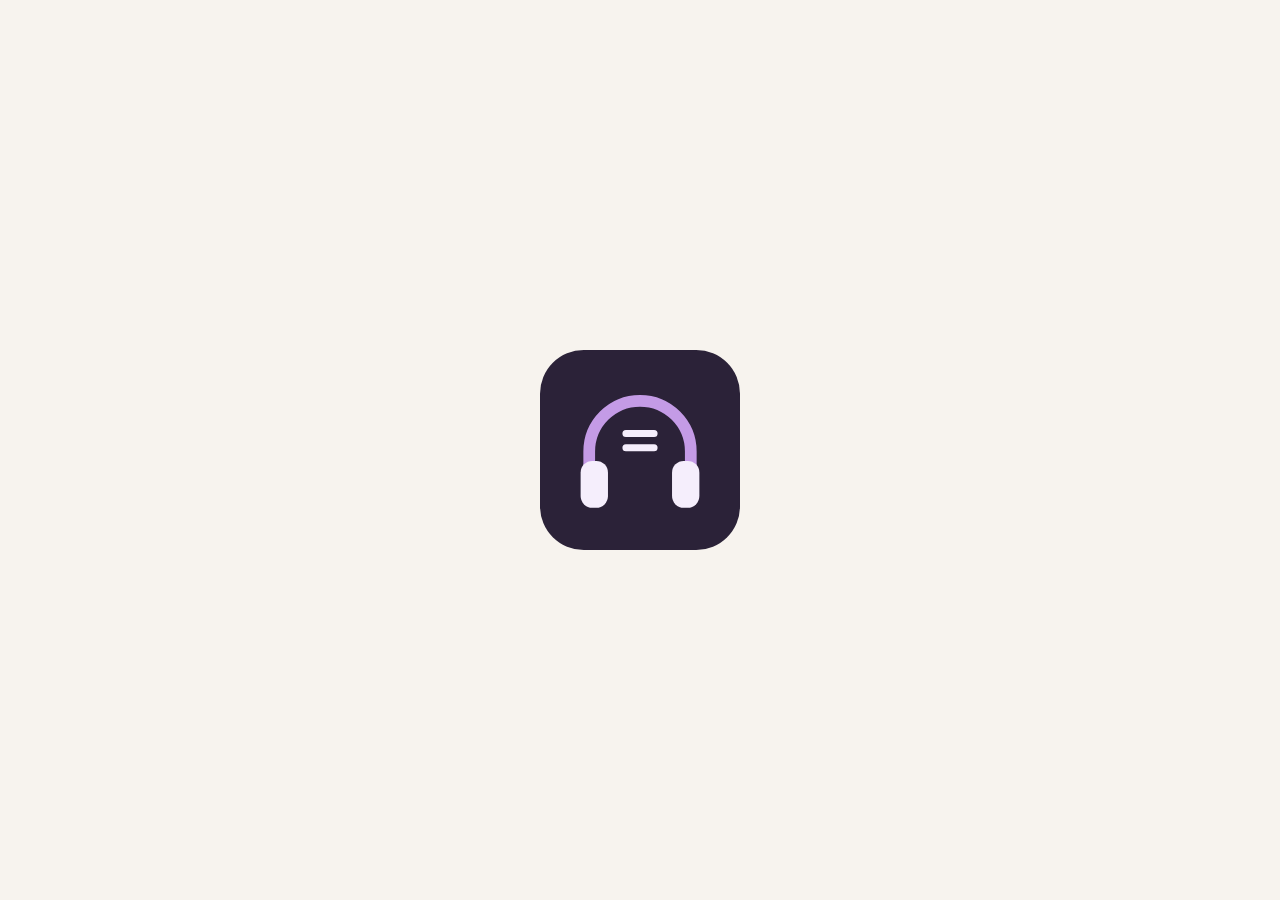
<file: index.html>
<!doctype html>
<html lang="es">
<head>
  <meta charset="utf-8">
  <meta name="viewport" content="width=device-width, initial-scale=1, viewport-fit=cover">
  <title>Audiolibro</title>
  <meta name="description" content="Escucha tus audiolibros generados con VoxCPM.">
  <meta name="theme-color" content="#2b2238">
  <link rel="manifest" href="manifest.webmanifest">
  <link rel="icon" href="icons/icon.svg" type="image/svg+xml">
  <link rel="apple-touch-icon" href="icons/icon-192.png">
  <!-- Pantalla de carga: tapa la página mientras llegan los estilos (si no, se ve un segundo sin diseño) -->
  <style>
    #pantalla-carga { position: fixed; inset: 0; z-index: 9999; display: grid; place-items: center; background: #f7f3ee; transition: opacity .35s ease; }
    #pantalla-carga img { width: min(46vw, 200px); height: auto; }
    #pantalla-carga.fuera { opacity: 0; pointer-events: none; }
    html.tema-choro #pantalla-carga { background: #EFE4D8; }
    html.tema-choro #pantalla-carga img { width: min(62vw, 280px); }
    @media (prefers-color-scheme: dark) {
      #pantalla-carga { background: #17131c; }
      html.tema-choro #pantalla-carga { background: #1A1516; }
    }
  </style>
  <link rel="stylesheet" href="styles.css">
</head>
<body>
  <div id="pantalla-carga" aria-hidden="true"><img id="carga-logo" src="icons/icon.svg" alt=""></div>
  <script>
    (function () {
      var inicio = Date.now(), listo = false;
      function quitar() {
        if (listo) return; listo = true;
        var p = document.getElementById("pantalla-carga");
        // el logo se queda al menos 1,2 s, como pidió Tere
        setTimeout(function () { p.classList.add("fuera"); setTimeout(function () { p.remove(); }, 400); }, Math.max(0, 1200 - (Date.now() - inicio)));
      }
      window.addEventListener("load", quitar);
      setTimeout(quitar, 5000);   // por si "load" no llega (sin conexión, etc.)
    })();
  </script>
  <header class="barra">
    <button id="btn-volver" class="icono" aria-label="Volver a la biblioteca" hidden>
      <svg viewBox="0 0 24 24"><path d="M15 5l-7 7 7 7"/></svg>
    </button>
    <h1 id="titulo-barra">Mis audiolibros</h1>
    <button id="btn-texto" class="icono derecha" aria-label="Seguir el texto" hidden>
      <svg id="ico-abrir-texto" viewBox="0 0 24 24"><path d="M4 6h16M4 10h16M4 14h10M4 18h13"/></svg>
      <svg id="ico-cerrar-texto" viewBox="0 0 24 24" hidden><path d="M3 6h11M3 10h11M3 14h8M3 18h8"/><path d="M15.5 13.5l5 5M20.5 13.5l-5 5"/></svg>
    </button>
  </header>

  <!-- Biblioteca -->
  <main id="vista-biblioteca" class="vista">
    <picture id="logo-tema" class="logo-tema" hidden><source id="logo-tema-oscuro" media="(prefers-color-scheme: dark)"><img alt=""></picture>
    <div id="vacio" class="vacio" hidden>
      <p class="vacio-titulo">Aún no tienes libros</p>
      <p>Agrega los MP3 de un libro, o el archivo .zip que descargas desde la pestaña <b>Output</b> de Kaggle.</p>
    </div>
    <div id="cuota" class="cuota" hidden>
      <div class="cuota-fila"><span>GPU de Kaggle esta semana</span><b id="cuota-horas"></b></div>
      <div class="cuota-barra"><span id="cuota-usada"></span><span id="cuota-reservada"></span></div>
      <p id="cuota-renueva" class="nota"></p>
    </div>
    <ul id="lista-libros" class="libros"></ul>
    <button id="btn-generar" class="boton-principal">+ Crear audiolibro desde un EPUB</button>
    <button id="btn-agregar" class="boton-secundario">Agregar audios que ya tengo</button>
    <button id="btn-cuenta" class="enlace">Cuenta de Kaggle</button>
    <a href="guia.html" class="enlace guia-link">¿Primera vez? Mira la guía para empezar</a>
    <input id="entrada-archivos" type="file" multiple
           accept="audio/*,.mp3,.m4a,.m4b,.aac,.ogg,.wav,.zip,.json" hidden>
    <p class="nota" id="nota-espacio"></p>
  </main>

  <!-- Reproductor -->
  <main id="vista-reproductor" class="vista" hidden>
    <button class="portada" id="portada" aria-label="Cambiar la portada">
      <span id="portada-letras"></span>
      <span class="portada-cambiar">Toca para elegir portada</span>
    </button>
    <input id="entrada-portada" type="file" accept="image/*" hidden>
    <p class="capitulo-actual" id="capitulo-actual"></p>

    <div class="progreso">
      <div class="pista-libro">
        <div id="segmentos" class="segmentos" aria-hidden="true"></div>
        <span id="punto" class="punto" aria-hidden="true"></span>
        <input id="barra-tiempo" type="range" min="0" max="10000" value="0" aria-label="Posición en el libro">
      </div>
      <div class="tiempos"><span id="t-actual">0:00</span><span id="t-total">0:00</span></div>
    </div>

    <div class="controles">
      <button id="btn-anterior" class="icono" aria-label="Capítulo anterior">
        <svg viewBox="0 0 24 24"><path d="M6 5v14M18 5l-9 7 9 7z"/></svg>
      </button>
      <button id="btn-atras" class="icono texto" aria-label="Retroceder 30 segundos">−30</button>
      <button id="btn-play" class="play" aria-label="Reproducir">
        <svg id="ico-play" viewBox="0 0 24 24"><path d="M8 5l11 7-11 7z"/></svg>
        <svg id="ico-pausa" viewBox="0 0 24 24" hidden><path d="M8 5v14M16 5v14"/></svg>
      </button>
      <button id="btn-adelante" class="icono texto" aria-label="Adelantar 30 segundos">+30</button>
      <button id="btn-siguiente" class="icono" aria-label="Capítulo siguiente">
        <svg viewBox="0 0 24 24"><path d="M18 5v14M6 5l9 7-9 7z"/></svg>
      </button>
    </div>

    <div class="opciones">
      <button id="btn-velocidad" class="opcion" aria-label="Cambiar velocidad">
        <svg viewBox="0 0 24 24"><path d="M4.5 17a8 8 0 1 1 15 0"/><path d="M12 13l4-5"/><circle cx="12" cy="13" r="1.2"/></svg>
        <span id="txt-velocidad">1×</span>
      </button>
      <div class="total" aria-label="Avance del libro">
        <span id="pct-total" class="pct-grande">0%</span>
        <span class="nota">del libro</span>
      </div>
      <button id="btn-dormir" class="opcion" aria-label="Temporizador para dormir">
        <svg viewBox="0 0 24 24"><path d="M20 14.5A8 8 0 1 1 9.5 4a6.5 6.5 0 0 0 10.5 10.5z"/></svg>
        <span id="txt-dormir">No</span>
      </button>
    </div>

    <button id="aviso-generando" class="aviso-generando" hidden></button>
    <h2 class="sub">Capítulos</h2>
    <ol id="lista-capitulos" class="capitulos"></ol>
    <button id="btn-compartir" class="boton-secundario">Compartir este libro</button>
    <button id="btn-borrar" class="boton-peligro">Borrar este libro del teléfono</button>
  </main>

  <!-- Libro generándose en Kaggle -->
  <main id="vista-generando" class="vista" hidden>
    <div class="estado-gen">
      <div id="gen-icono" class="gen-icono" aria-hidden="true"></div>
      <p id="gen-estado" class="gen-estado"></p>
      <p id="gen-detalle" class="nota"></p>
      <div class="barra-gen"><span id="gen-barra"></span></div>
    </div>
    <div id="gen-muestra" class="gen-muestra" hidden>
      <audio id="audio-muestra" controls preload="auto"></audio>
      <button id="btn-muestra-ok" class="boton-principal">Me gusta: generar el libro completo</button>
      <button id="btn-muestra-otra" class="boton-secundario">Probar otra voz</button>
    </div>
    <button id="btn-gen-escuchar" class="boton-principal" hidden>Escuchar lo que ya está</button>
    <button id="btn-gen-actualizar" class="boton-principal">Actualizar</button>
    <p id="gen-actualizado" class="gen-actualizado" aria-live="polite"></p>
    <button id="btn-gen-descargar" class="boton-principal" hidden>Descargar el audiolibro</button>
    <button id="btn-gen-continuar" class="boton-principal" hidden>Continuar la generación</button>
    <p class="nota">Puedes cerrar la app: el libro se sigue generando en Kaggle. Vuelve cuando quieras y toca Actualizar.</p>
    <button id="btn-gen-borrar" class="boton-peligro">Quitar de la biblioteca</button>
  </main>

  <!-- Cuenta de Kaggle -->
  <dialog id="dlg-cuenta">
    <form method="dialog" id="form-cuenta">
      <h2>Tu cuenta de Kaggle</h2>
      <p class="nota">El audio se genera gratis con tu propia cuenta de Kaggle. Tu clave queda guardada solo en este teléfono.</p>
      <p class="nota"><a href="guia.html">¿Cómo saco mi usuario y clave? Ver la guía paso a paso</a></p>
      <button type="button" id="btn-kaggle-json" class="boton-secundario" hidden>Usar kaggle.json</button>
      <input id="entrada-kaggle-json" type="file" accept=".json,application/json" hidden>
      <label for="in-usuario">Usuario <span class="nota">(se completa solo al probar la clave)</span></label>
      <input id="in-usuario" autocomplete="off" autocapitalize="off" spellcheck="false">
      <label for="in-clave">Clave (API key)</label>
      <input id="in-clave" type="password" autocomplete="off" spellcheck="false">
      <details class="ayuda">
        <summary>Avanzado</summary>
        <label for="in-intermediario">Dirección del intermediario</label>
        <input id="in-intermediario" autocomplete="off" autocapitalize="off" spellcheck="false" placeholder="https://…workers.dev">
      </details>
      <p id="cuenta-mensaje" class="nota"></p>
      <div class="fila-botones">
        <button value="cancelar" class="chip" formnovalidate>Cerrar</button>
        <button type="button" id="btn-cuenta-guardar" class="boton-principal">Probar y guardar</button>
      </div>
    </form>
  </dialog>

  <!-- Crear audiolibro desde EPUB -->
  <dialog id="dlg-generar">
    <form method="dialog" id="form-generar">
      <h2 id="gen-titulo-dlg">Crear audiolibro</h2>
      <div id="bloque-libro-gen">
        <button type="button" id="btn-elegir-epub-gen" class="boton-secundario">Elegir EPUB</button>
        <input id="entrada-epub-gen" type="file" accept=".epub,application/epub+zip" hidden>
        <p id="gen-epub-info" class="nota"></p>
        <label for="in-titulo-gen">Título</label>
        <input id="in-titulo-gen" maxlength="120" autocomplete="off">
      </div>
      <fieldset class="voces">
        <legend>Voz</legend>
        <label class="opcion-voz"><input type="radio" name="voz" value="guardada" id="voz-guardada"> <span id="txt-voz-guardada">Mi voz guardada</span></label>
        <label class="opcion-voz"><input type="radio" name="voz" value="archivo" id="voz-archivo"> Elegir un audio para clonar (10 a 20 s)</label>
        <label class="opcion-voz"><input type="radio" name="voz" value="describir" id="voz-describir"> Describir la voz</label>
      </fieldset>
      <div id="bloque-voz-archivo" hidden>
        <button type="button" id="btn-elegir-voz" class="boton-secundario">Elegir audio</button>
        <input id="entrada-voz" type="file" accept="audio/*,.wav,.mp3,.m4a" hidden>
        <p id="gen-voz-info" class="nota"></p>
        <label class="opcion-voz"><input type="checkbox" id="chk-recordar-voz" checked> Guardar esta voz para los próximos libros</label>
      </div>
      <div id="bloque-voz-describir" hidden>
        <textarea id="in-descripcion" rows="3">A soft-spoken Latin American woman in her early 30s, gentle and calm, warm voice, slow relaxed pace, intimate audiobook narration</textarea>
        <p class="nota">Mejor en inglés: edad, tono, ritmo y acento.</p>
      </div>
      <fieldset class="voces modo-generar" id="modo-generar">
        <legend>¿Cuánto del libro generas primero?</legend>
        <div class="pct-cabeza"><b id="pct-valor">Todo</b><span id="pct-sub" class="nota">de una vez</span></div>
        <input id="in-pct" class="pct-rango" type="range" min="0" max="10" step="1" value="10" aria-label="Parte del libro que se genera primero">
        <div class="pct-marcas" aria-hidden="true"><span>5 %</span><span>25 %</span><span>50 %</span><b>Todo</b></div>
        <p class="nota" id="estimacion-parte"></p>
        <p class="aviso-parte" id="aviso-parte" hidden>La segunda parte solo empieza cuando entras a la app. Si no la abres, queda esperando.</p>
      </fieldset>
      <p class="nota">Usa solo libros que te pertenecen, y voces propias o con permiso.</p>
      <p id="gen-mensaje" class="gen-mensaje" role="status"></p>
      <div class="fila-botones">
        <button value="cancelar" class="chip" id="btn-gen-cancelar" formnovalidate>Cancelar</button>
        <button type="button" id="btn-gen-iniciar" class="boton-principal">Escuchar una muestra</button>
      </div>
      <p class="nota centrado" id="txt-muestra-ayuda">Primero Kaggle crea unos segundos del libro con esa voz (10 a 20 minutos). Si te gusta, sigues con el libro completo.</p>
      <button type="button" id="btn-gen-directo" class="enlace">Saltar la muestra y generar el libro completo</button>
    </form>
  </dialog>

  <!-- Compartir un libro -->
  <dialog id="dlg-compartir">
    <form method="dialog">
      <h2>Compartir libro</h2>
      <p class="nota">Se arma un archivo .zip con los audios, el texto y la portada. Quien lo reciba lo abre en esta app con <b>Agregar audios que ya tengo</b>, sin necesitar Kaggle.</p>
      <p id="compartir-estado" class="gen-mensaje" role="status"></p>
      <ol id="compartir-pasos" class="pasos-compartir" hidden>
        <li>Abre WhatsApp y entra al chat.</li>
        <li>Toca 📎 → <b>Documento</b>.</li>
        <li>Elige <b id="compartir-nombre"></b> (aparece entre los recientes o en Descargas).</li>
      </ol>
      <div class="fila-botones">
        <button value="cancelar" class="chip" formnovalidate>Cerrar</button>
        <button type="button" id="btn-compartir-guardar" class="boton-principal" hidden>Guardar en el teléfono</button>
      </div>
      <p class="nota">Comparte solo libros que se puedan compartir: de dominio público, o con quien también tiene el libro.</p>
    </form>
  </dialog>

  <!-- Diálogo para nombrar el libro -->
  <dialog id="dlg-nombre">
    <form method="dialog">
      <h2>Nuevo libro</h2>
      <p id="dlg-resumen" class="nota"></p>
      <label for="in-titulo">Título</label>
      <input id="in-titulo" required maxlength="120" autocomplete="off">
      <div class="fila-botones">
        <button value="cancelar" class="chip" formnovalidate>Cancelar</button>
        <button value="ok" class="boton-principal">Guardar</button>
      </div>
    </form>
  </dialog>

  <dialog id="dlg-confirmar">
    <form method="dialog">
      <h2>¿Borrar el libro?</h2>
      <p class="nota">Se borran los audios de este teléfono. No se puede deshacer, pero puedes volver a agregarlos.</p>
      <div class="fila-botones">
        <button value="cancelar" class="chip">Cancelar</button>
        <button value="ok" class="boton-peligro">Borrar</button>
      </div>
    </form>
  </dialog>

  <!-- Seguir el texto -->
  <section id="panel-texto" class="panel-texto" hidden aria-label="Texto del capítulo">
    <div class="texto-cabecera">
      <p id="texto-capitulo" class="texto-capitulo"></p>
    </div>
    <article id="texto-contenido" class="texto-contenido"></article>
    <div id="tirador-ini" class="tirador inicio" hidden aria-hidden="true"></div>
    <div id="tirador-fin" class="tirador fin" hidden aria-hidden="true"></div>
    <div id="lista-destacados" class="texto-contenido lista-destacados" hidden></div>
    <input id="entrada-epub" type="file" accept=".epub,application/epub+zip" hidden>
    <div id="zona-brillo" class="zona-brillo" aria-hidden="true"></div>
    <!-- Controles de lectura: aparecen con un toque en el texto -->
    <div id="texto-controles" class="texto-controles" hidden>
      <div class="fila-cap">
        <button id="btn-cap-ant" class="icono" aria-label="Capítulo anterior"><svg viewBox="0 0 24 24"><path d="M15 5l-7 7 7 7"/></svg></button>
        <p id="nombre-cap-lectura" class="nombre-cap"></p>
        <button id="btn-cap-sig" class="icono" aria-label="Capítulo siguiente"><svg viewBox="0 0 24 24"><path d="M9 5l7 7-7 7"/></svg></button>
      </div>
      <div id="hueco-progreso"></div>
      <div id="fila-tamano" class="fila-tamano" hidden>
        <button id="btn-letra-menos" class="chip" aria-label="Letra más chica">A−</button>
        <span id="txt-tamano">100%</span>
        <button id="btn-letra-mas" class="chip" aria-label="Letra más grande">A+</button>
      </div>
      <div id="aviso-destacar" class="aviso-destacar" hidden>Toca una frase para destacarla. Mueve los marcadores para elegir desde dónde hasta dónde. Toca lo destacado para quitarlo.</div>
      <div id="fila-colores" class="fila-colores" hidden>
        <button class="color-dest" data-color="0" aria-label="Amarillo"></button>
        <button class="color-dest" data-color="1" aria-label="Verde"></button>
        <button class="color-dest" data-color="2" aria-label="Rosado"></button>
      </div>
      <div class="fila-herramientas">
        <button id="btn-tamano" class="icono texto" aria-label="Tamaño del texto">Aa</button>
        <button id="btn-noche" class="icono" aria-label="Modo noche"><svg viewBox="0 0 24 24"><path d="M20 14.5A8 8 0 1 1 9.5 4a6.5 6.5 0 0 0 10.5 10.5z"/></svg></button>
        <button id="btn-play-texto" class="play chico" aria-label="Reproducir o pausar">
          <svg id="ico-play-t" viewBox="0 0 24 24"><path d="M8 5l11 7-11 7z"/></svg>
          <svg id="ico-pausa-t" viewBox="0 0 24 24" hidden><path d="M8 5v14M16 5v14"/></svg>
        </button>
        <button id="btn-destacador" class="icono" aria-label="Destacar frases" aria-pressed="false"><svg viewBox="0 0 24 24"><path d="M14.5 4.5l5 5L10 19H5v-5z"/><path d="M12.5 6.5l5 5"/><path d="M4 21h8"/></svg></button>
        <button id="btn-estrella" class="icono" aria-label="Ver solo las frases destacadas" aria-pressed="false"><svg viewBox="0 0 24 24"><path d="M12 3.5l2.6 5.3 5.9.9-4.3 4.1 1 5.8L12 16.9l-5.2 2.7 1-5.8L3.5 9.7l5.9-.9z"/></svg></button>
      </div>
    </div>
  </section>

  <!-- Brillo de lectura: se ajusta deslizando por el borde izquierdo -->
  <div id="oscurecer" class="oscurecer" aria-hidden="true"></div>
  <div id="indicador-brillo" class="indicador-brillo" aria-hidden="true" hidden>
    <svg class="sol grande" viewBox="0 0 24 24"><circle cx="12" cy="12" r="4.5"/><path d="M12 1.5v3M12 19.5v3M1.5 12h3M19.5 12h3M4.6 4.6l2.1 2.1M17.3 17.3l2.1 2.1M4.6 19.4l2.1-2.1M17.3 6.7l2.1-2.1"/></svg>
    <div class="riel"><span id="nivel-brillo"></span></div>
    <svg class="sol chico" viewBox="0 0 24 24"><circle cx="12" cy="12" r="3.5"/><path d="M12 5v1.5M12 17.5V19M5 12h1.5M17.5 12H19"/></svg>
  </div>

  <div id="aviso" class="aviso" role="status" aria-live="polite" hidden></div>
  <audio id="audio" preload="metadata"></audio>

  <script src="vendor/fflate-0.8.2.js"></script>
  <script src="db.js"></script>
  <script src="kaggle.js"></script>
  <script src="app.js"></script>
</body>
</html>
</file>
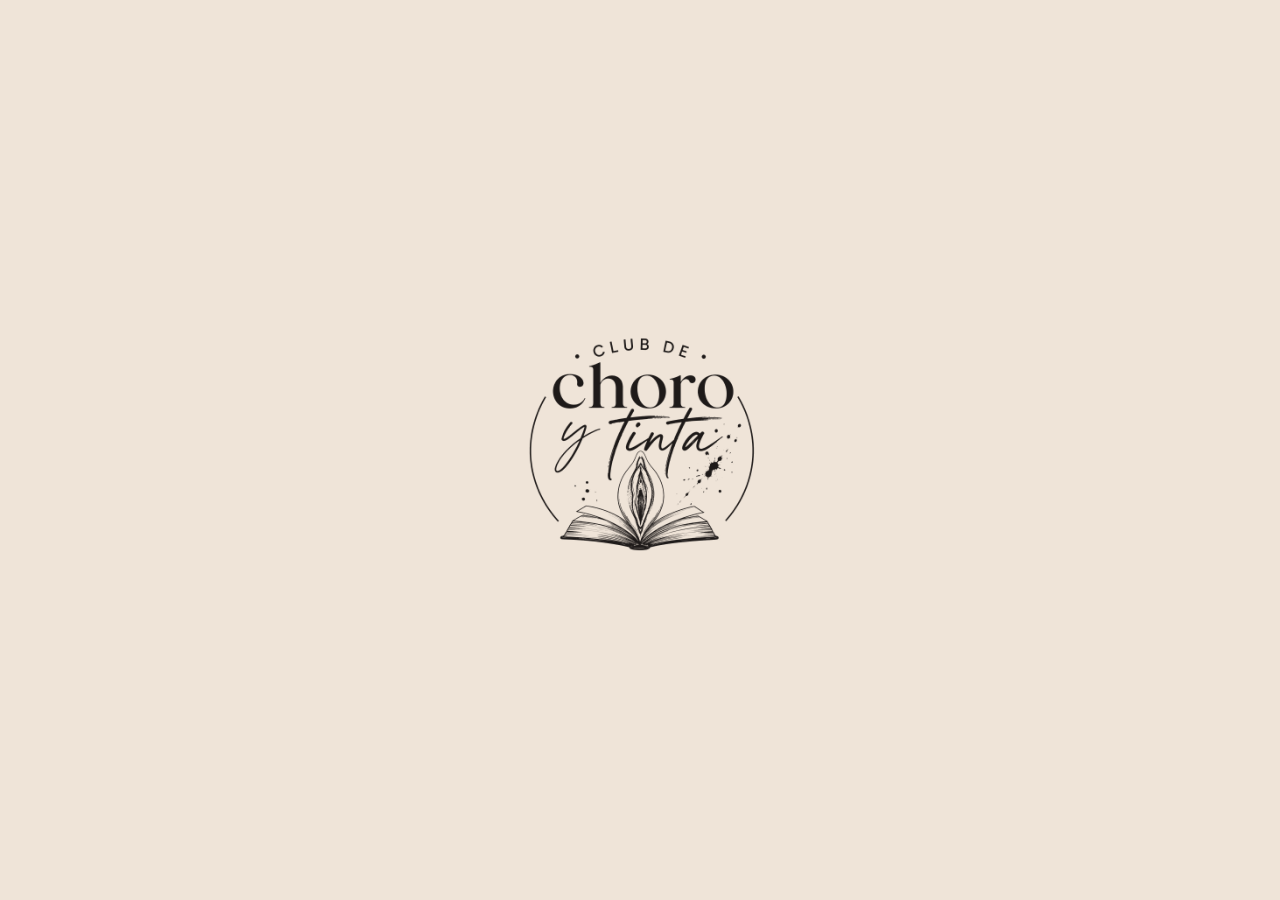
<file: choro/index.html>
<!doctype html>
<html lang="es" class="tema-choro">
<head>
  <meta charset="utf-8">
  <meta name="viewport" content="width=device-width, initial-scale=1, viewport-fit=cover">
  <title>Choro y Tinta</title>
  <meta name="theme-color" content="#1E1A19">
  <link rel="manifest" href="manifest.webmanifest">
  <link rel="icon" href="icon-192.png">
  <style>html,body{margin:0;background:#EFE4D8;height:100%}body{display:grid;place-items:center}img{width:min(62vw,280px);height:auto;animation:aparece .5s ease both}@keyframes aparece{from{opacity:0;transform:scale(.97)}}
    @media(prefers-color-scheme:dark){html,body{background:#1A1516}}</style>
</head>
<body>
<picture><source srcset="logo-claro.png" media="(prefers-color-scheme: dark)"><img src="logo.png" alt="" width="640" height="640"></picture>
<script>
// "Choro y Tinta" es la misma app con otra piel: se carga la página principal (../index.html)
// y solo se cambian el nombre, el logo, los colores y el ícono. Todo el código es compartido.
(async () => {
  let html;
  try { html = await (await fetch("../index.html", { cache: "no-cache" })).text(); }
  catch { document.body.textContent = "Sin conexión. Abre la app una vez con internet."; return; }
  html = html
    .replace(/<html([^>]*)>/i, '<html$1 class="tema-choro">')
    .replace(/<head>/i, '<head><base href="../"><script>window.TEMA_APP = { id: "choro", nombre: "Choro y Tinta", logo: "choro/logo.png", logoOscuro: "choro/logo-claro.png" };<\/script>')
    // La pantalla de carga trae el logo del club desde el principio, en el mismo lugar que esta página:
    // así el paso de esta página a la app no se nota (antes se colaba un instante el ícono de audiolibro)
    .replace(/<img id="carga-logo"[^>]*>/i, '<picture><source srcset="choro/logo-claro.png" media="(prefers-color-scheme: dark)"><img id="carga-logo" src="choro/logo.png" alt="" width="640" height="640"></picture>')
    .replace(/<title>[^<]*<\/title>/i, "<title>Choro y Tinta</title>")
    .replace(/<meta name="theme-color"[^>]*>/i, '<meta name="theme-color" content="#1E1A19">')
    .replace(/<link rel="manifest"[^>]*>/i, '<link rel="manifest" href="choro/manifest.webmanifest">')
    .replace(/<link rel="icon"[^>]*>/i, '<link rel="icon" href="choro/icon-192.png">')
    .replace(/<link rel="apple-touch-icon"[^>]*>/i, '<link rel="apple-touch-icon" href="choro/icon-192.png">')
    // Comentarios del club: solo existen en Choro y Tinta, la versión de la familia no los carga
    .replace(/<\/head>/i, '<link rel="stylesheet" href="comentarios.css"></head>')
    .replace(/<\/body>/i, '<script src="comentarios.js"><\/script></body>');
  document.open(); document.write(html); document.close();
})();
</script>
</body>
</html>
</file>
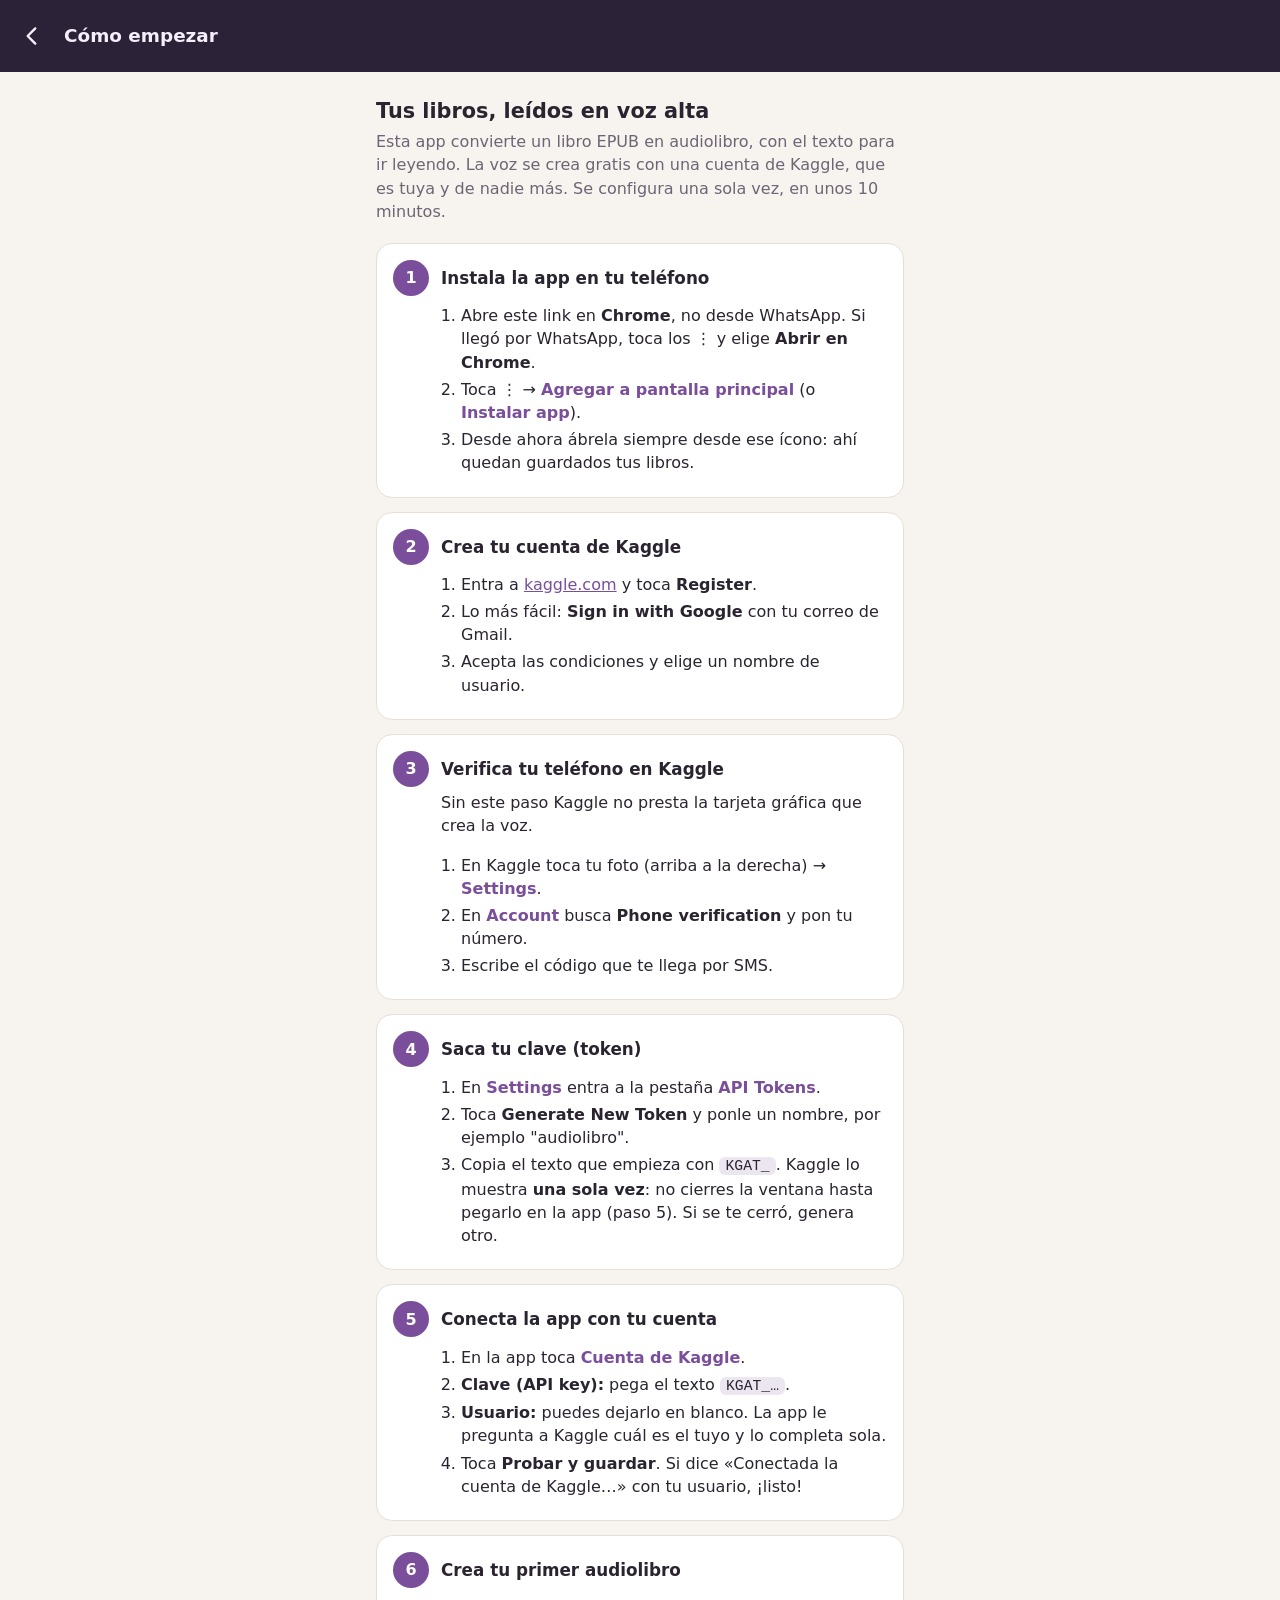
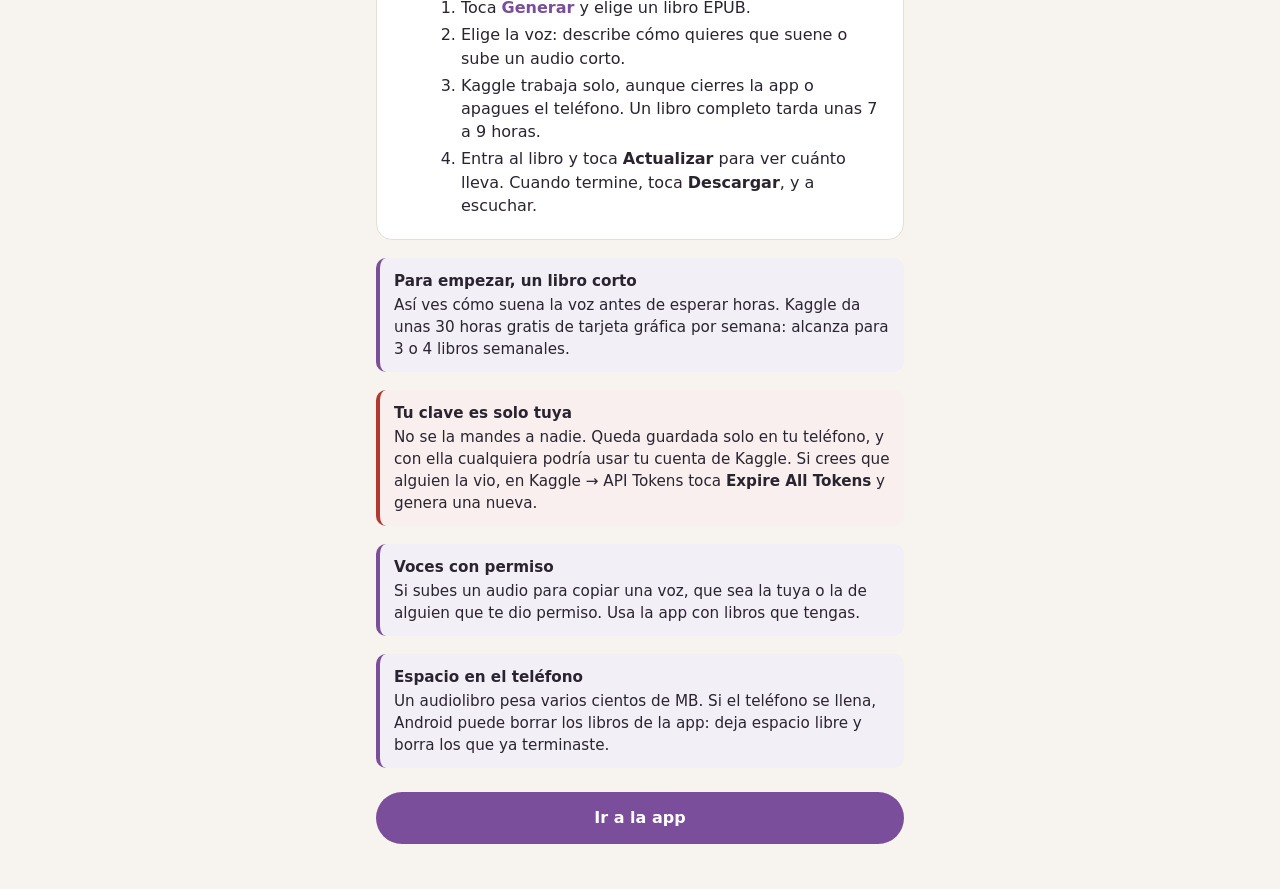
<file: guia.html>
<!doctype html>
<html lang="es">
<head>
  <meta charset="utf-8">
  <meta name="viewport" content="width=device-width, initial-scale=1, viewport-fit=cover">
  <title>Guía Audiolibro</title>
  <meta name="theme-color" content="#2b2238">
  <link rel="icon" href="icons/icon.svg" type="image/svg+xml">
  <link rel="stylesheet" href="styles.css">
  <style>
    .guia { max-width: 560px; margin: 0 auto; padding: 16px 16px 48px; }
    .guia h2 { font-size: 1.3rem; margin: 8px 0 4px; }
    .guia .intro { color: var(--suave); margin: 0 0 20px; }
    .paso {
      background: var(--superficie); border: 1px solid var(--linea); border-radius: 16px;
      padding: 16px 16px 14px; margin: 0 0 14px; display: grid; grid-template-columns: 36px 1fr; gap: 4px 12px;
    }
    .paso .num {
      width: 36px; height: 36px; border-radius: 50%; display: grid; place-items: center;
      background: var(--acento); color: var(--acento-texto); font-weight: 700; grid-row: span 2;
    }
    .paso h3 { margin: 6px 0 2px; font-size: 1.05rem; }
    .paso ol, .paso ul, .paso p { margin: 4px 0; padding-left: 20px; grid-column: 2; }
    .paso p { padding-left: 0; }
    .paso li { margin: 4px 0; }
    .ruta { font-weight: 600; color: var(--acento); }
    code { background: color-mix(in srgb, var(--acento) 14%, transparent); padding: 1px 6px; border-radius: 6px; font-size: .92em; word-break: break-all; }
    .aviso-guia {
      border-left: 4px solid var(--acento); background: color-mix(in srgb, var(--acento) 9%, var(--superficie));
      border-radius: 10px; padding: 12px 14px; margin: 18px 0; font-size: .95rem;
    }
    .aviso-guia.cuidado { border-color: var(--peligro); background: color-mix(in srgb, var(--peligro) 8%, var(--superficie)); }
    .aviso-guia > b:first-child { display: block; margin-bottom: 2px; }
    .ir-app {
      display: block; text-align: center; text-decoration: none; margin: 24px 0 0;
      background: var(--acento); color: var(--acento-texto); padding: 14px; border-radius: 999px; font-weight: 600;
    }
    a { color: var(--acento); }
  </style>
</head>
<body>
  <header class="barra">
    <a href="./" class="icono" aria-label="Volver a la app" style="color:var(--barra-texto)">
      <svg viewBox="0 0 24 24"><path d="M15 5l-7 7 7 7"/></svg>
    </a>
    <h1>Cómo empezar</h1>
  </header>

  <main class="guia">
    <h2>Tus libros, leídos en voz alta</h2>
    <p class="intro">Esta app convierte un libro EPUB en audiolibro, con el texto para ir leyendo. La voz se crea gratis con una cuenta de Kaggle, que es tuya y de nadie más. Se configura una sola vez, en unos 10 minutos.</p>

    <section class="paso">
      <span class="num">1</span>
      <h3>Instala la app en tu teléfono</h3>
      <ol>
        <li>Abre este link en <b>Chrome</b>, no desde WhatsApp. Si llegó por WhatsApp, toca los ⋮ y elige <b>Abrir en Chrome</b>.</li>
        <li>Toca ⋮ → <span class="ruta">Agregar a pantalla principal</span> (o <span class="ruta">Instalar app</span>).</li>
        <li>Desde ahora ábrela siempre desde ese ícono: ahí quedan guardados tus libros.</li>
      </ol>
    </section>

    <section class="paso">
      <span class="num">2</span>
      <h3>Crea tu cuenta de Kaggle</h3>
      <ol>
        <li>Entra a <a href="https://www.kaggle.com" target="_blank" rel="noopener">kaggle.com</a> y toca <b>Register</b>.</li>
        <li>Lo más fácil: <b>Sign in with Google</b> con tu correo de Gmail.</li>
        <li>Acepta las condiciones y elige un nombre de usuario.</li>
      </ol>
    </section>

    <section class="paso">
      <span class="num">3</span>
      <h3>Verifica tu teléfono en Kaggle</h3>
      <p>Sin este paso Kaggle no presta la tarjeta gráfica que crea la voz.</p>
      <ol>
        <li>En Kaggle toca tu foto (arriba a la derecha) → <span class="ruta">Settings</span>.</li>
        <li>En <span class="ruta">Account</span> busca <b>Phone verification</b> y pon tu número.</li>
        <li>Escribe el código que te llega por SMS.</li>
      </ol>
    </section>

    <section class="paso">
      <span class="num">4</span>
      <h3>Saca tu clave (token)</h3>
      <ol>
        <li>En <span class="ruta">Settings</span> entra a la pestaña <span class="ruta">API Tokens</span>.</li>
        <li>Toca <b>Generate New Token</b> y ponle un nombre, por ejemplo "audiolibro".</li>
        <li>Copia el texto que empieza con <code>KGAT_</code>. Kaggle lo muestra <b>una sola vez</b>: no cierres la ventana hasta pegarlo en la app (paso 5). Si se te cerró, genera otro.</li>
      </ol>
    </section>

    <section class="paso">
      <span class="num">5</span>
      <h3>Conecta la app con tu cuenta</h3>
      <ol>
        <li>En la app toca <span class="ruta">Cuenta de Kaggle</span>.</li>
        <li><b>Clave (API key):</b> pega el texto <code>KGAT_…</code>.</li>
        <li><b>Usuario:</b> puedes dejarlo en blanco. La app le pregunta a Kaggle cuál es el tuyo y lo completa sola.</li>
        <li>Toca <b>Probar y guardar</b>. Si dice «Conectada la cuenta de Kaggle…» con tu usuario, ¡listo!</li>
      </ol>
    </section>

    <section class="paso">
      <span class="num">6</span>
      <h3>Crea tu primer audiolibro</h3>
      <ol>
        <li>Toca <span class="ruta">Generar</span> y elige un libro EPUB.</li>
        <li>Elige la voz: describe cómo quieres que suene o sube un audio corto.</li>
        <li>Kaggle trabaja solo, aunque cierres la app o apagues el teléfono. Un libro completo tarda unas 7 a 9 horas.</li>
        <li>Entra al libro y toca <b>Actualizar</b> para ver cuánto lleva. Cuando termine, toca <b>Descargar</b>, y a escuchar.</li>
      </ol>
    </section>

    <div class="aviso-guia">
      <b>Para empezar, un libro corto</b>
      Así ves cómo suena la voz antes de esperar horas. Kaggle da unas 30 horas gratis de tarjeta gráfica por semana: alcanza para 3 o 4 libros semanales.
    </div>

    <div class="aviso-guia cuidado">
      <b>Tu clave es solo tuya</b>
      No se la mandes a nadie. Queda guardada solo en tu teléfono, y con ella cualquiera podría usar tu cuenta de Kaggle. Si crees que alguien la vio, en Kaggle → API Tokens toca <b>Expire All Tokens</b> y genera una nueva.
    </div>

    <div class="aviso-guia">
      <b>Voces con permiso</b>
      Si subes un audio para copiar una voz, que sea la tuya o la de alguien que te dio permiso. Usa la app con libros que tengas.
    </div>

    <div class="aviso-guia">
      <b>Espacio en el teléfono</b>
      Un audiolibro pesa varios cientos de MB. Si el teléfono se llena, Android puede borrar los libros de la app: deja espacio libre y borra los que ya terminaste.
    </div>

    <a class="ir-app" href="./">Ir a la app</a>
  </main>
</body>
</html>
</file>
<file: styles.css>
:root {
  --fondo: #f7f3ee;
  --superficie: #ffffff;
  --texto: #2a2430;
  --suave: #6d6575;
  --linea: #e6dfd6;
  --acento: #7a4e9a;
  --acento-texto: #ffffff;
  --peligro: #b3392f;
  --barra: #2b2238;
  --barra-texto: #f5eefc;
  color-scheme: light;
}
@media (prefers-color-scheme: dark) {
  :root {
    --fondo: #17131c;
    --superficie: #221c29;
    --texto: #efe9f4;
    --suave: #a99fb3;
    --linea: #352c3f;
    --acento: #c49be6;
    --acento-texto: #1b1421;
    --peligro: #f08a80;
    --barra: #1e1826;
    --barra-texto: #efe9f4;
    color-scheme: dark;
  }
}

* { box-sizing: border-box; }
html { -webkit-text-size-adjust: 100%; }
body {
  margin: 0;
  font: 16px/1.45 system-ui, -apple-system, "Segoe UI", Roboto, sans-serif;
  background: var(--fondo);
  color: var(--texto);
  min-height: 100dvh;
  padding-bottom: env(safe-area-inset-bottom);
}
button { font: inherit; color: inherit; cursor: pointer; -webkit-tap-highlight-color: transparent; }
[hidden] { display: none !important; }

.barra {
  position: sticky; top: 0; z-index: 5;
  display: flex; align-items: center; gap: 8px;
  padding: calc(12px + env(safe-area-inset-top)) 16px 12px;
  background: var(--barra); color: var(--barra-texto);
}
.barra h1 { margin: 0; font-size: 1.15rem; font-weight: 600; white-space: nowrap; overflow: hidden; text-overflow: ellipsis; }
.barra .icono { color: var(--barra-texto); margin-left: -8px; }

.vista { max-width: 560px; margin: 0 auto; padding: 16px; }

.icono {
  background: none; border: 0; width: 48px; height: 48px; border-radius: 50%;
  display: inline-grid; place-items: center; flex: none;
}
.icono svg, .play svg { width: 26px; height: 26px; fill: none; stroke: currentColor; stroke-width: 2.2; stroke-linecap: round; stroke-linejoin: round; }
.icono:active { background: color-mix(in srgb, var(--texto) 10%, transparent); }
.icono.texto { font-weight: 700; font-size: .95rem; font-variant-numeric: tabular-nums; }

.boton-principal {
  display: block; width: 100%; padding: 14px 18px; margin-top: 16px;
  border: 0; border-radius: 14px; background: var(--acento); color: var(--acento-texto);
  font-weight: 600; font-size: 1.05rem;
}
.boton-peligro {
  display: block; width: 100%; padding: 12px; margin-top: 28px;
  border: 1px solid var(--peligro); border-radius: 12px; background: none; color: var(--peligro);
}
.chip {
  padding: 10px 16px; border-radius: 999px; border: 1px solid var(--linea);
  background: var(--superficie); font-size: .95rem;
}
.chip.activo { border-color: var(--acento); color: var(--acento); font-weight: 600; }

.nota { color: var(--suave); font-size: .9rem; }

/* Biblioteca */
.vacio { text-align: center; padding: 40px 8px 8px; color: var(--suave); }
.vacio-titulo { font-size: 1.2rem; color: var(--texto); font-weight: 600; margin-bottom: 4px; }
.libros { list-style: none; margin: 0; padding: 0; display: grid; gap: 10px; }
.tarjeta {
  width: 100%; display: flex; align-items: center; gap: 14px; text-align: left;
  padding: 12px; border-radius: 16px; border: 1px solid var(--linea); background: var(--superficie);
}
.mini {
  width: 56px; height: 56px; border-radius: 12px; flex: none;
  display: grid; place-items: center; color: #fff; font-weight: 700; font-size: 1.1rem; letter-spacing: .5px;
}
.info { flex: 1; min-width: 0; display: grid; gap: 3px; }
.info .t { font-weight: 600; white-space: nowrap; overflow: hidden; text-overflow: ellipsis; }
.info .d { color: var(--suave); font-size: .88rem; }
.barra-mini { height: 4px; border-radius: 4px; background: var(--linea); overflow: hidden; }
.barra-mini span { display: block; height: 100%; background: var(--acento); }
.pct { color: var(--suave); font-size: .85rem; font-variant-numeric: tabular-nums; }

/* Reproductor */
.portada {
  position: relative; display: grid; place-items: center; overflow: hidden;
  width: min(62vw, 240px); aspect-ratio: 1; margin: 8px auto 16px; padding: 0; border: 0; border-radius: 22px;
  color: #fff; font-size: 3.2rem; font-weight: 700;
  box-shadow: 0 12px 30px rgb(0 0 0 / .18);
}
.portada-cambiar {
  position: absolute; left: 0; right: 0; bottom: 0; padding: 8px;
  font-size: .78rem; font-weight: 500; background: rgb(0 0 0 / .28);
}
.portada.con-imagen .portada-cambiar { opacity: 0; }
.portada.con-imagen:hover .portada-cambiar, .portada.con-imagen:focus-visible .portada-cambiar { opacity: 1; }
.capitulo-actual { text-align: center; margin: 0 0 12px; font-weight: 600; min-height: 1.45em; }
.pista-libro { position: relative; height: 32px; }
.segmentos { position: absolute; inset: 0; display: flex; align-items: center; gap: 3px; pointer-events: none; }
.seg {
  position: relative; flex: 1 1 0; min-width: 2px; height: 4px; border-radius: 3px; overflow: hidden;
  background: var(--linea); transition: height .15s;
}
.seg.actual { height: 7px; }
.pista-libro:active .seg.actual { height: 9px; }
.relleno { position: absolute; inset: 0 auto 0 0; width: 0; background: var(--acento); }
.punto {
  position: absolute; top: 50%; width: 16px; height: 16px; margin: -8px 0 0 -8px; border-radius: 50%;
  background: var(--acento); box-shadow: 0 1px 4px rgb(0 0 0 / .25); pointer-events: none;
}
/* el control real queda invisible encima: es el que recibe el dedo */
.pista-libro input[type=range] {
  position: absolute; inset: 0; width: 100%; height: 100%; margin: 0; opacity: 0; cursor: pointer;
}
.tiempos { display: flex; justify-content: space-between; color: var(--suave); font-size: .85rem; font-variant-numeric: tabular-nums; }

.controles { display: flex; justify-content: space-between; align-items: center; margin: 14px 0 8px; }
.play {
  width: 76px; height: 76px; border-radius: 50%; border: 0; background: var(--acento); color: var(--acento-texto);
  display: grid; place-items: center;
}
.play svg { width: 32px; height: 32px; fill: currentColor; }
#ico-pausa, #ico-pausa-t { fill: none; stroke-width: 3.2; }

.opciones { display: flex; align-items: center; justify-content: space-between; margin: 12px 0 4px; }
.opcion {
  display: grid; justify-items: center; gap: 2px; min-width: 76px; padding: 8px 6px;
  background: none; border: 0; border-radius: 14px; color: var(--suave); font-size: .85rem;
}
.opcion svg { width: 26px; height: 26px; fill: none; stroke: currentColor; stroke-width: 2; stroke-linecap: round; stroke-linejoin: round; }
.opcion.activo { color: var(--acento); font-weight: 600; }
.opcion:active { background: color-mix(in srgb, var(--texto) 8%, transparent); }
.total { display: grid; justify-items: center; line-height: 1.15; }
.pct-grande { font-size: 1.6rem; font-weight: 700; font-variant-numeric: tabular-nums; color: var(--acento); }

.sub { font-size: 1rem; margin: 26px 0 8px; color: var(--suave); font-weight: 600; }
.capitulos { list-style: none; margin: 0; padding: 0; border: 1px solid var(--linea); border-radius: 16px; overflow: hidden; background: var(--superficie); }
.capitulos li + li { border-top: 1px solid var(--linea); }
.capitulos button {
  width: 100%; display: flex; gap: 12px; justify-content: space-between; align-items: center;
  padding: 13px 14px; background: none; border: 0; text-align: left;
}
.capitulos .n { overflow: hidden; text-overflow: ellipsis; white-space: nowrap; }
.capitulos .dur { color: var(--suave); font-size: .85rem; font-variant-numeric: tabular-nums; flex: none; }
.capitulos li.activo button { color: var(--acento); font-weight: 600; background: color-mix(in srgb, var(--acento) 10%, transparent); }

/* Diálogos y avisos */
dialog {
  border: 0; border-radius: 18px; padding: 20px; width: min(92vw, 420px);
  background: var(--superficie); color: var(--texto);
}
dialog::backdrop { background: rgb(0 0 0 / .45); }
dialog h2 { margin: 0 0 6px; font-size: 1.2rem; }
dialog label { display: block; font-weight: 600; margin: 12px 0 6px; }
dialog input {
  width: 100%; padding: 12px; font: inherit; border-radius: 10px; border: 1px solid var(--linea);
  background: var(--fondo); color: var(--texto);
}
.fila-botones { display: flex; gap: 10px; justify-content: flex-end; align-items: center; margin-top: 18px; }
.fila-botones .boton-principal, .fila-botones .boton-peligro { width: auto; margin: 0; padding: 10px 20px; }

.aviso {
  position: fixed; left: 50%; bottom: calc(20px + env(safe-area-inset-bottom)); transform: translateX(-50%);
  max-width: calc(100vw - 32px); padding: 12px 18px; border-radius: 12px;
  background: var(--barra); color: var(--barra-texto); box-shadow: 0 8px 24px rgb(0 0 0 / .25); z-index: 10;
}

/* Seguir el texto */
.barra .derecha { margin-left: auto; margin-right: -8px; }
body.sin-scroll { overflow: hidden; }
.panel-texto {
  position: fixed; left: 0; right: 0; bottom: 0; top: calc(72px + env(safe-area-inset-top)); z-index: 4;
  overflow-y: auto; overscroll-behavior: contain; background: var(--fondo);
}
.texto-cabecera { position: sticky; top: 0; background: var(--fondo); padding: 12px 20px 8px; border-bottom: 1px solid var(--linea); }
.texto-capitulo { margin: 0; color: var(--suave); font-size: .9rem; font-weight: 600; text-align: center; }
.texto-contenido {
  max-width: 620px; margin: 0 auto; padding: 18px 22px 140px;
  font-family: Georgia, "Iowan Old Style", "Times New Roman", serif; font-size: 1.15rem; line-height: 1.7;
}
.texto-contenido p { margin: 0 0 1em; }
.frase { border-radius: 4px; transition: background-color .25s, color .25s; cursor: pointer; }
.frase.leyendo { background: color-mix(in srgb, var(--acento) 22%, transparent); color: var(--texto); }
.play.chico { width: 56px; height: 56px; }
.play.chico svg { width: 24px; height: 24px; }

.texto-contenido { font-size: calc(1.15rem * var(--tam, 1)); }
.texto-controles {
  position: fixed; left: 0; right: 0; bottom: 0; z-index: 6;
  padding: 10px 16px calc(12px + env(safe-area-inset-bottom));
  background: color-mix(in srgb, var(--superficie) 96%, transparent);
  border-top: 1px solid var(--linea); box-shadow: 0 -8px 24px rgb(0 0 0 / .12);
}
.texto-controles .progreso { margin: 0 4px; }
.fila-cap { display: flex; align-items: center; gap: 4px; }
.nombre-cap { flex: 1; min-width: 0; margin: 0; text-align: center; font-weight: 600; white-space: nowrap; overflow: hidden; text-overflow: ellipsis; }
.fila-herramientas { display: flex; align-items: center; justify-content: space-between; margin-top: 6px; }
.fila-tamano { display: flex; align-items: center; justify-content: center; gap: 16px; margin: 6px 0 2px; font-variant-numeric: tabular-nums; }

/* Modo noche de lectura */
.panel-texto.noche { --fondo: #0e0c10; --texto: #b8ae9f; --suave: #7c7469; --linea: #262028; --superficie: #17141a; --acento: #b48ad6; --acento-texto: #120e15; }
.panel-texto.noche, .panel-texto.noche .texto-cabecera { background: var(--fondo); color: var(--texto); }
.panel-texto.noche .frase.leyendo { background: color-mix(in srgb, var(--acento) 26%, transparent); color: #e4dccf; }

/* Brillo */
.oscurecer { position: fixed; inset: 0; z-index: 20; background: #000; opacity: 0; pointer-events: none; }
.indicador-brillo {
  position: fixed; left: 18px; top: 50%; transform: translateY(-50%); z-index: 21;
  display: grid; justify-items: center; gap: 10px; pointer-events: none; color: #fff;
  opacity: .75; transition: opacity .3s; filter: drop-shadow(0 1px 3px rgb(0 0 0 / .6));
}
.indicador-brillo.saliendo { opacity: 0; }
.sol { fill: none; stroke: currentColor; stroke-width: 1.8; stroke-linecap: round; }
.sol.grande { width: 30px; height: 30px; }
.sol.chico { width: 20px; height: 20px; }
.riel { position: relative; width: 6px; height: 180px; border-radius: 3px; background: rgb(255 255 255 / .3); overflow: hidden; }
.riel span { position: absolute; left: 0; right: 0; bottom: 0; background: rgb(255 255 255 / .9); border-radius: 3px; }

.texto-contenido h3 { font-family: system-ui, sans-serif; font-size: 1.2rem; margin: 1.6em 0 .8em; }
.cap-epub + .cap-epub { border-top: 1px solid var(--linea); padding-top: .6em; }
.sin-epub { font-family: system-ui, sans-serif; font-size: 1rem; text-align: center; padding-top: 24px; color: var(--suave); }
.cambiar-epub { display: block; margin: 24px auto 0; font-family: system-ui, sans-serif; }
.zona-brillo { position: fixed; left: 0; width: 16vw; top: calc(72px + env(safe-area-inset-top)); bottom: 0; z-index: 5; touch-action: none; }

/* Etapa 2: generar en Kaggle */
.boton-secundario {
  display: block; width: 100%; padding: 12px 16px; margin-top: 10px; text-align: center; text-decoration: none;
  border: 1px solid var(--acento); border-radius: 14px; background: none; color: var(--acento); font-weight: 600;
}
.enlace { display: block; margin: 14px auto 0; background: none; border: 0; color: var(--suave); text-decoration: underline; }
.centrado { text-align: center; }
dialog textarea {
  width: 100%; padding: 10px; font: inherit; border-radius: 10px; border: 1px solid var(--linea);
  background: var(--fondo); color: var(--texto); resize: vertical;
}
dialog { max-height: 90dvh; overflow-y: auto; }
.voces { border: 0; padding: 0; margin: 14px 0 6px; }
.voces legend { font-weight: 600; margin-bottom: 4px; padding: 0; }
.opcion-voz { display: flex !important; align-items: center; gap: 10px; font-weight: 400 !important; margin: 8px 0 !important; }
.opcion-voz input { width: auto; accent-color: var(--acento); }
.ayuda { margin: 8px 0; color: var(--suave); font-size: .92rem; }
.ayuda summary { cursor: pointer; color: var(--acento); }
.ayuda ol { padding-left: 20px; margin: 6px 0; }
.gen-mensaje { min-height: 1.4em; font-weight: 600; color: var(--acento); }
.gen-mensaje.error { color: var(--peligro); }

.estado-gen { text-align: center; padding: 24px 8px 8px; }
.gen-icono {
  width: 72px; height: 72px; margin: 0 auto 12px; border-radius: 50%;
  border: 5px solid var(--linea); border-top-color: var(--acento);
}
.gen-icono.girando { animation: girar 1.4s linear infinite; }
.gen-icono.listo { border-color: var(--acento); }
.gen-icono.error { border-color: var(--peligro); }
@keyframes girar { to { transform: rotate(360deg); } }
#btn-gen-actualizar { transition: transform .1s ease, opacity .2s ease; }
#btn-gen-actualizar:active { transform: scale(.97); }
#btn-gen-actualizar.consultando { opacity: .75; display: flex; align-items: center; justify-content: center; gap: 10px; }
#btn-gen-actualizar.consultando::before {
  content: ""; width: 16px; height: 16px; border-radius: 50%;
  border: 2.5px solid currentColor; border-top-color: transparent; animation: girar .8s linear infinite;
}
.gen-actualizado { min-height: 1.3em; margin: 8px 0 0; text-align: center; font-size: .9rem; color: var(--suave); }
.gen-actualizado.destello { animation: destello 1.2s ease; }
@keyframes destello { 0% { color: var(--acento); transform: scale(1.06); } 100% { color: var(--suave); transform: none; } }
.gen-estado { font-size: 1.2rem; font-weight: 600; margin: 0 0 4px; }
.barra-gen { height: 8px; border-radius: 6px; background: var(--linea); overflow: hidden; margin: 14px 0 4px; }
.barra-gen span { display: block; height: 100%; width: 0; background: var(--acento); transition: width .4s; }
.tarjeta .generando { color: var(--acento); font-weight: 600; }
.opcion-voz[hidden] { display: none !important; }
.guia-link { text-align: center; color: var(--acento); font-weight: 600; }

.gen-muestra { display: grid; gap: 10px; margin: 8px 0 14px; }
.gen-muestra audio { width: 100%; }

/* ----- piel "Choro y Tinta" (choro/index.html): paleta Vino tinto ----- */
html.tema-choro {
  --fondo: #efe4d8; --superficie: #fbf6f0; --texto: #1e1a19; --suave: #6f625c; --linea: #e2d5c8;
  --acento: #7d2335; --acento-texto: #ffffff; --peligro: #a3332b; --barra: #1e1a19; --barra-texto: #f7eee6;
}
@media (prefers-color-scheme: dark) {
  html.tema-choro {
    --fondo: #1a1516; --superficie: #251d1f; --texto: #f2e9e2; --suave: #b5a69e; --linea: #3a2e30;
    --acento: #e5a3ae; --acento-texto: #1a1516; --peligro: #f08a80; --barra: #120e0f; --barra-texto: #f2e9e2;
  }
}
html.tema-choro .barra h1, html.tema-choro .vacio-titulo, html.tema-choro dialog h2 {
  font-family: Georgia, "Times New Roman", serif; font-weight: 400; letter-spacing: .01em;
}
.logo-tema { display: block; margin: 4px auto 12px; width: min(62vw, 240px); }
.logo-tema img { display: block; width: 100%; height: auto; }

.libros li.con-compartir { position: relative; }
.libros li.con-compartir .tarjeta { padding-right: 56px; }
.compartir-mini { position: absolute; right: 4px; top: 50%; transform: translateY(-50%); color: var(--acento); }
.compartir-mini svg { width: 22px; height: 22px; }
.pasos-compartir { margin: 4px 0 8px; padding-left: 22px; line-height: 1.6; }

.cuota { background: var(--superficie); border: 1px solid var(--linea); border-radius: 14px; padding: 10px 12px 2px; margin: 0 0 12px; }
.cuota-fila { display: flex; justify-content: space-between; gap: 8px; font-size: .92rem; }
.cuota-barra { display: flex; height: 8px; border-radius: 6px; overflow: hidden; margin: 8px 0 4px;
  background: color-mix(in srgb, var(--acento) 15%, transparent); }
.cuota-barra span { display: block; height: 100%; }
#cuota-usada { background: var(--acento); }
#cuota-reservada { background: color-mix(in srgb, var(--acento) 45%, transparent); }
.cuota .nota { margin: 0 0 8px; font-size: .82rem; }
.aviso-generando { width: 100%; margin: 6px 0 10px; padding: 10px 12px; border-radius: 12px; text-align: left;
  border: 1px dashed var(--acento); background: color-mix(in srgb, var(--acento) 8%, var(--superficie)); color: var(--texto); font-size: .92rem; }

.pct-cabeza { display: flex; justify-content: space-between; align-items: baseline; margin: 2px 0 4px; }
.pct-cabeza b { font-size: 1.6rem; color: var(--acento); }
.pct-cabeza .nota { margin: 0; }
.pct-rango { width: 100% !important; height: 32px; accent-color: var(--acento); padding: 0 !important; border: 0 !important; background: transparent !important; }
/* marcas en su lugar real: 5 % = paso 0, 25 % = paso 4, 50 % = paso 9, Todo = paso 10 */
.pct-marcas { position: relative; height: 1.2em; font-size: .8rem; color: var(--suave); margin: -2px 10px 0; }
.pct-marcas > * { position: absolute; transform: translateX(-50%); white-space: nowrap; }
.pct-marcas > :nth-child(1) { left: 0; } .pct-marcas > :nth-child(2) { left: 40%; }
.pct-marcas > :nth-child(3) { left: 90%; transform: translateX(-85%); } .pct-marcas > :nth-child(4) { left: 100%; transform: translateX(-45%); }
.aviso-parte { border-left: 4px solid var(--acento); background: color-mix(in srgb, var(--acento) 9%, var(--superficie));
  border-radius: 10px; padding: 10px 12px; margin: 8px 0 0; font-size: .92rem; }

/* Destacador */
:root { --dest-0: #ffe98a; --dest-1: #bfe8b0; --dest-2: #f9c4d6; }
.frase.destacada[data-color="0"], mark.tramo[data-color="0"], .color-dest[data-color="0"] { --dest: var(--dest-0); }
.frase.destacada[data-color="1"], mark.tramo[data-color="1"], .color-dest[data-color="1"] { --dest: var(--dest-1); }
.frase.destacada[data-color="2"], mark.tramo[data-color="2"], .color-dest[data-color="2"] { --dest: var(--dest-2); }
.frase.destacada, mark.tramo { background: var(--dest); color: #2a2430; box-shadow: 0 0 0 1px var(--dest); }
mark.tramo { border-radius: 3px; }
.frase.destacada.leyendo { box-shadow: 0 0 0 2px var(--acento); }
.panel-texto.noche .frase.destacada, .panel-texto.noche mark.tramo { background: color-mix(in srgb, var(--dest) 38%, transparent); color: #efe6d6; box-shadow: none; }
.panel-texto.destacando .texto-contenido { -webkit-user-select: none; user-select: none; touch-action: manipulation; }
.panel-texto.destacando .texto-contenido .frase { cursor: cell; }
.aviso-destacar {
  margin: 8px 0 0; padding: 8px 10px; border-radius: 10px; background: #fff6c8; color: #5a4a00;
  font-size: .82rem; line-height: 1.3; text-align: center;
}
.icono.activo-dest { background: var(--dest-0); color: #2a2430; }
.icono.activo-estrella { background: color-mix(in srgb, var(--acento) 18%, transparent); color: var(--acento); }
.icono.activo-estrella svg { fill: currentColor; }
.fila-colores { display: flex; justify-content: center; gap: 18px; margin: 8px 0 2px; }
.color-dest { width: 34px; height: 34px; border-radius: 50%; border: 2px solid var(--linea); background: var(--dest); padding: 0; }
.color-dest.activo { border-color: var(--texto); box-shadow: 0 0 0 3px color-mix(in srgb, var(--texto) 20%, transparent); }

.lista-destacados h3 { font-family: system-ui, sans-serif; font-size: 1rem; color: var(--suave); margin: 1.2em 0 .5em; }
.item-destacado { display: flex; gap: 8px; align-items: flex-start; margin: 0 0 .8em; }
.item-destacado .frase { flex: 1; cursor: default; padding: 2px 4px; }
.ir-destacado {
  flex: none; margin-top: 3px; padding: 3px 10px; border-radius: 999px; border: 1px solid var(--linea);
  background: var(--superficie); color: var(--acento); font: 600 .8rem system-ui, sans-serif;
}
.acciones-destacados { display: flex; gap: 10px; justify-content: center; font-family: system-ui, sans-serif; }
.frase.parpadeo, .frase.parpadeo mark { animation: parpadeo .5s 3; }
@keyframes parpadeo { 50% { outline: 3px solid var(--acento); outline-offset: 2px; } }
.panel-texto.destacando .zona-brillo { display: none; }   /* mientras se destaca, el borde izquierdo también es texto */

/* Marcadores para ajustar lo destacado (como los del teléfono) */
.tirador {
  position: absolute; z-index: 3; width: 22px; height: 22px; margin-top: 1px;
  background: var(--acento); touch-action: none; cursor: grab;
  box-shadow: 0 1px 3px rgb(0 0 0 / .3);
}
.tirador::before { content: ""; position: absolute; inset: -14px; }   /* zona más grande para el dedo */
.tirador.inicio { transform: translateX(-100%); border-radius: 50% 0 50% 50%; }
.tirador.fin { border-radius: 0 50% 50% 50%; }
.tirador.arrastrando { transform: translateX(-100%) scale(1.15); }
.tirador.fin.arrastrando { transform: scale(1.15); }
</file>
